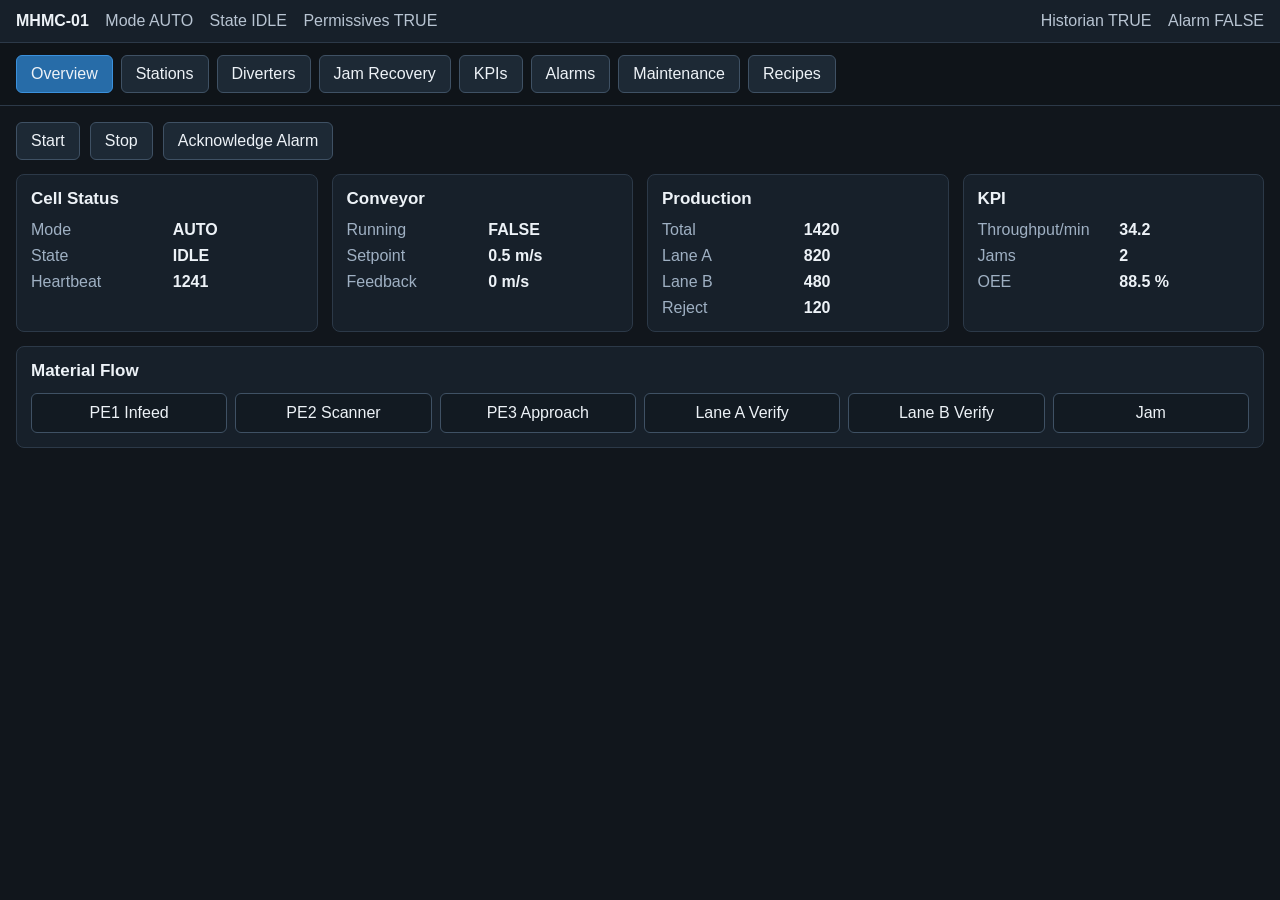
<file: scada-prototype/index.html>
<!doctype html>
<html lang="en">
<head>
  <meta charset="utf-8">
  <meta name="viewport" content="width=device-width, initial-scale=1">
  <title>MHMC SCADA Prototype</title>
  <link rel="stylesheet" href="style.css">
</head>
<body>
  <header class="topbar">
    <div>
      <strong>MHMC-01</strong>
      <span id="header-mode">Mode -</span>
      <span id="header-state">State -</span>
      <span id="header-permissives">Permissives -</span>
    </div>
    <div>
      <span id="header-historian">Historian -</span>
      <span id="header-alarm">Alarm -</span>
    </div>
  </header>

  <nav class="tabs" aria-label="Screens">
    <button class="tab is-active" data-screen="overview">Overview</button>
    <button class="tab" data-screen="stations">Stations</button>
    <button class="tab" data-screen="diverters">Diverters</button>
    <button class="tab" data-screen="jam-recovery">Jam Recovery</button>
    <button class="tab" data-screen="kpis">KPIs</button>
    <button class="tab" data-screen="alarms">Alarms</button>
    <button class="tab" data-screen="maintenance">Maintenance</button>
    <button class="tab" data-screen="recipes">Recipes</button>
  </nav>

  <main>
    <section id="overview" class="screen is-active">
      <div class="command-row">
        <button data-command="CMD_StartCell">Start</button>
        <button data-command="CMD_StopCell">Stop</button>
        <button data-command="CMD_AlarmAcknowledge">Acknowledge Alarm</button>
      </div>

      <div class="grid four">
        <article class="panel">
          <h2>Cell Status</h2>
          <dl>
            <dt>Mode</dt><dd data-tag="HMI_Cell_Mode"></dd>
            <dt>State</dt><dd data-tag="HMI_Cell_State"></dd>
            <dt>Heartbeat</dt><dd data-tag="HMI_Cell_Heartbeat"></dd>
          </dl>
        </article>
        <article class="panel">
          <h2>Conveyor</h2>
          <dl>
            <dt>Running</dt><dd data-tag="HMI_Conveyor1_Running"></dd>
            <dt>Setpoint</dt><dd data-tag="HMI_Conveyor1_SpeedSetpoint"></dd>
            <dt>Feedback</dt><dd data-tag="HMI_Conveyor1_SpeedFeedback"></dd>
          </dl>
        </article>
        <article class="panel">
          <h2>Production</h2>
          <dl>
            <dt>Total</dt><dd data-tag="KPI_Throughput_Total"></dd>
            <dt>Lane A</dt><dd data-tag="KPI_Throughput_LaneA"></dd>
            <dt>Lane B</dt><dd data-tag="KPI_Throughput_LaneB"></dd>
            <dt>Reject</dt><dd data-tag="KPI_Throughput_Reject"></dd>
          </dl>
        </article>
        <article class="panel">
          <h2>KPI</h2>
          <dl>
            <dt>Throughput/min</dt><dd data-tag="KPI_Throughput_PerMinute"></dd>
            <dt>Jams</dt><dd data-tag="KPI_TotalJams"></dd>
            <dt>OEE</dt><dd data-tag="KPI_OEE_Percent"></dd>
          </dl>
        </article>
      </div>

      <article class="panel">
        <h2>Material Flow</h2>
        <div class="flow">
          <span data-indicator="HMI_PE1_Blocked">PE1 Infeed</span>
          <span data-indicator="HMI_PE2_Blocked">PE2 Scanner</span>
          <span data-indicator="HMI_PE3_Blocked">PE3 Approach</span>
          <span data-indicator="HMI_Diverter1_Verify">Lane A Verify</span>
          <span data-indicator="HMI_Diverter2_Verify">Lane B Verify</span>
          <span data-indicator="ALM_GeneralJamAlarm">Jam</span>
        </div>
      </article>
    </section>

    <section id="stations" class="screen">
      <div class="grid two">
        <article class="panel">
          <h2>Conveyor Station</h2>
          <dl>
            <dt>Running</dt><dd data-tag="HMI_Conveyor1_Running"></dd>
            <dt>Speed setpoint</dt><dd data-tag="HMI_Conveyor1_SpeedSetpoint"></dd>
            <dt>Speed feedback</dt><dd data-tag="HMI_Conveyor1_SpeedFeedback"></dd>
            <dt>Motor current</dt><dd data-tag="HMI_Conveyor1_VFDCurrent"></dd>
            <dt>Faulted</dt><dd data-tag="HMI_Conveyor1_Faulted"></dd>
          </dl>
          <div class="command-row">
            <button data-command="CMD_ManualJogForward">Jog Forward</button>
            <button data-command="CMD_ResetCounters">Reset Counters</button>
          </div>
        </article>

        <article class="panel">
          <h2>Scanner Station</h2>
          <dl>
            <dt>Last barcode</dt><dd data-tag="HMI_Scanner1_LastBarcode"></dd>
            <dt>Read success</dt><dd data-tag="HMI_Scanner1_ReadSuccess"></dd>
            <dt>PE2 blocked</dt><dd data-tag="HMI_PE2_Blocked"></dd>
          </dl>
          <div class="command-row">
            <button data-command="CMD_Scanner1_Trigger">Trigger Scanner</button>
          </div>
        </article>
      </div>
    </section>

    <section id="diverters" class="screen">
      <div class="grid two">
        <article class="panel">
          <h2>Diverter 1 Lane A</h2>
          <dl>
            <dt>Home</dt><dd data-tag="HMI_Diverter1_Home"></dd>
            <dt>Work</dt><dd data-tag="HMI_Diverter1_Work"></dd>
            <dt>Verify PE</dt><dd data-tag="HMI_Diverter1_Verify"></dd>
            <dt>Faulted</dt><dd data-tag="HMI_Diverter1_Faulted"></dd>
          </dl>
          <button data-command="CMD_Diverter1_Extend">Hold Extend</button>
        </article>

        <article class="panel">
          <h2>Diverter 2 Lane B</h2>
          <dl>
            <dt>Home</dt><dd data-tag="HMI_Diverter2_Home"></dd>
            <dt>Work</dt><dd data-tag="HMI_Diverter2_Work"></dd>
            <dt>Verify PE</dt><dd data-tag="HMI_Diverter2_Verify"></dd>
            <dt>Faulted</dt><dd data-tag="HMI_Diverter2_Faulted"></dd>
          </dl>
          <button data-command="CMD_Diverter2_Extend">Hold Extend</button>
        </article>
      </div>
    </section>

    <section id="alarms" class="screen">
      <article class="panel">
        <h2>Active Alarm</h2>
        <dl>
          <dt>Any active</dt><dd data-tag="ALM_AnyActive"></dd>
          <dt>Any unacked</dt><dd data-tag="ALM_AnyUnacked"></dd>
          <dt>Code</dt><dd data-tag="ALM_ActiveCode"></dd>
          <dt>Severity</dt><dd data-tag="ALM_Severity"></dd>
          <dt>Message</dt><dd data-tag="ALM_ActiveMessage"></dd>
        </dl>
      </article>

      <article class="panel">
        <h2>Recent Events</h2>
        <table>
          <thead>
            <tr><th>Time</th><th>Tag</th><th>Message</th><th>Severity</th></tr>
          </thead>
          <tbody id="alarm-table"></tbody>
        </table>
      </article>
    </section>

    <section id="jam-recovery" class="screen">
      <article class="panel">
        <h2>Jam Recovery</h2>
        <ol class="steps">
          <li data-step="stop">Stop command confirmed</li>
          <li data-step="clear">Clear blocked PE sensors</li>
          <li data-step="home">Verify diverters home</li>
          <li data-step="reset">Reset jam</li>
          <li data-step="restart">Restart when permissives are OK</li>
        </ol>
        <div class="grid two">
          <dl>
            <dt>Jam active</dt><dd data-tag="ALM_GeneralJamAlarm"></dd>
            <dt>Total jams</dt><dd data-tag="KPI_TotalJams"></dd>
            <dt>PE1 blocked</dt><dd data-tag="HMI_PE1_Blocked"></dd>
            <dt>PE2 blocked</dt><dd data-tag="HMI_PE2_Blocked"></dd>
            <dt>PE3 blocked</dt><dd data-tag="HMI_PE3_Blocked"></dd>
          </dl>
          <dl>
            <dt>Diverter 1 home</dt><dd data-tag="HMI_Diverter1_Home"></dd>
            <dt>Diverter 2 home</dt><dd data-tag="HMI_Diverter2_Home"></dd>
            <dt>Last event</dt><dd data-tag="EVT_LastMessage"></dd>
            <dt>Sequence</dt><dd data-tag="EVT_LastSequence"></dd>
            <dt>Severity</dt><dd data-tag="EVT_LastSeverity"></dd>
          </dl>
        </div>
        <div class="command-row">
          <button data-command="CMD_StopCell">Stop Cell</button>
          <button data-command="CMD_ResetJam">Reset Jam</button>
          <button data-command="CMD_StartCell">Restart</button>
        </div>
      </article>
    </section>

    <section id="kpis" class="screen">
      <div class="grid four">
        <article class="panel">
          <h2>Throughput</h2>
          <dl>
            <dt>Per minute</dt><dd data-tag="KPI_Throughput_PerMinute"></dd>
            <dt>Total</dt><dd data-tag="KPI_Throughput_Total"></dd>
          </dl>
        </article>
        <article class="panel">
          <h2>Jams</h2>
          <dl>
            <dt>Total jams</dt><dd data-tag="KPI_TotalJams"></dd>
            <dt>MTBJ</dt><dd data-tag="KPI_MeanTimeBetweenJams_s"></dd>
          </dl>
        </article>
        <article class="panel">
          <h2>Uptime</h2>
          <dl>
            <dt>Availability</dt><dd data-tag="KPI_Availability"></dd>
            <dt>Window</dt><dd data-tag="KPI_Window_s"></dd>
          </dl>
        </article>
        <article class="panel">
          <h2>OEE</h2>
          <dl>
            <dt>OEE</dt><dd data-tag="KPI_OEE_Percent"></dd>
            <dt>Cycle time</dt><dd data-tag="KPI_AverageCycleTime_s"></dd>
          </dl>
        </article>
      </div>
      <article class="panel">
        <h2>Mock Trend Summary</h2>
        <div class="trend">
          <span style="height: 52%"></span>
          <span style="height: 70%"></span>
          <span style="height: 64%"></span>
          <span style="height: 82%"></span>
          <span style="height: 76%"></span>
          <span style="height: 88%"></span>
          <span style="height: 67%"></span>
          <span style="height: 73%"></span>
        </div>
      </article>
    </section>

    <section id="maintenance" class="screen">
      <div class="grid two">
        <article class="panel">
          <h2>Maintenance Safeguards</h2>
          <dl>
            <dt>Mode</dt><dd data-tag="HMI_Cell_Mode"></dd>
            <dt>Maintenance key</dt><dd data-tag="CMD_MaintenanceKey"></dd>
            <dt>Permissives</dt><dd data-tag="HMI_Cell_PermissivesOK"></dd>
            <dt>Historian healthy</dt><dd data-tag="HMI_HistorianHealthy"></dd>
            <dt>Subscribe enable</dt><dd data-tag="HMI_SubscribeEnable"></dd>
          </dl>
          <div class="command-row">
            <button data-command="CMD_MaintenanceKey">Toggle Maintenance Key</button>
            <button data-command="CMD_ResetCounters">Reset Counters</button>
          </div>
        </article>
        <article class="panel">
          <h2>Manual Controls</h2>
          <dl>
            <dt>Jog forward</dt><dd data-tag="CMD_ManualJogForward"></dd>
            <dt>Jog speed</dt><dd data-tag="CMD_ManualJogSpeed"></dd>
            <dt>Collector heartbeat</dt><dd data-tag="HMI_CollectorHeartbeat"></dd>
          </dl>
          <div class="command-row">
            <button data-command="CMD_ManualJogForward">Jog Forward</button>
            <button data-command="CMD_CollectorHeartbeat">Pulse Collector Heartbeat</button>
          </div>
        </article>
      </div>
    </section>

    <section id="recipes" class="screen">
      <div class="grid two">
        <article class="panel">
          <h2>Active Recipe</h2>
          <dl>
            <dt>Recipe ID</dt><dd data-tag="HMI_Recipe_ActiveID"></dd>
            <dt>Recipe name</dt><dd data-tag="HMI_Recipe_ActiveName"></dd>
            <dt>Target speed</dt><dd data-tag="CMD_Recipe_TargetSpeed"></dd>
            <dt>Cell mode</dt><dd data-tag="HMI_Cell_Mode"></dd>
          </dl>
        </article>
        <article class="panel">
          <h2>Approved Recipes</h2>
          <table>
            <thead>
              <tr><th>ID</th><th>Name</th><th>Speed</th><th>Pattern</th></tr>
            </thead>
            <tbody id="recipe-table"></tbody>
          </table>
          <div class="command-row">
            <button data-command="CMD_LoadRecipe">Load Next Recipe</button>
          </div>
        </article>
      </div>
    </section>
  </main>

  <script src="app.js"></script>
</body>
</html>
</file>
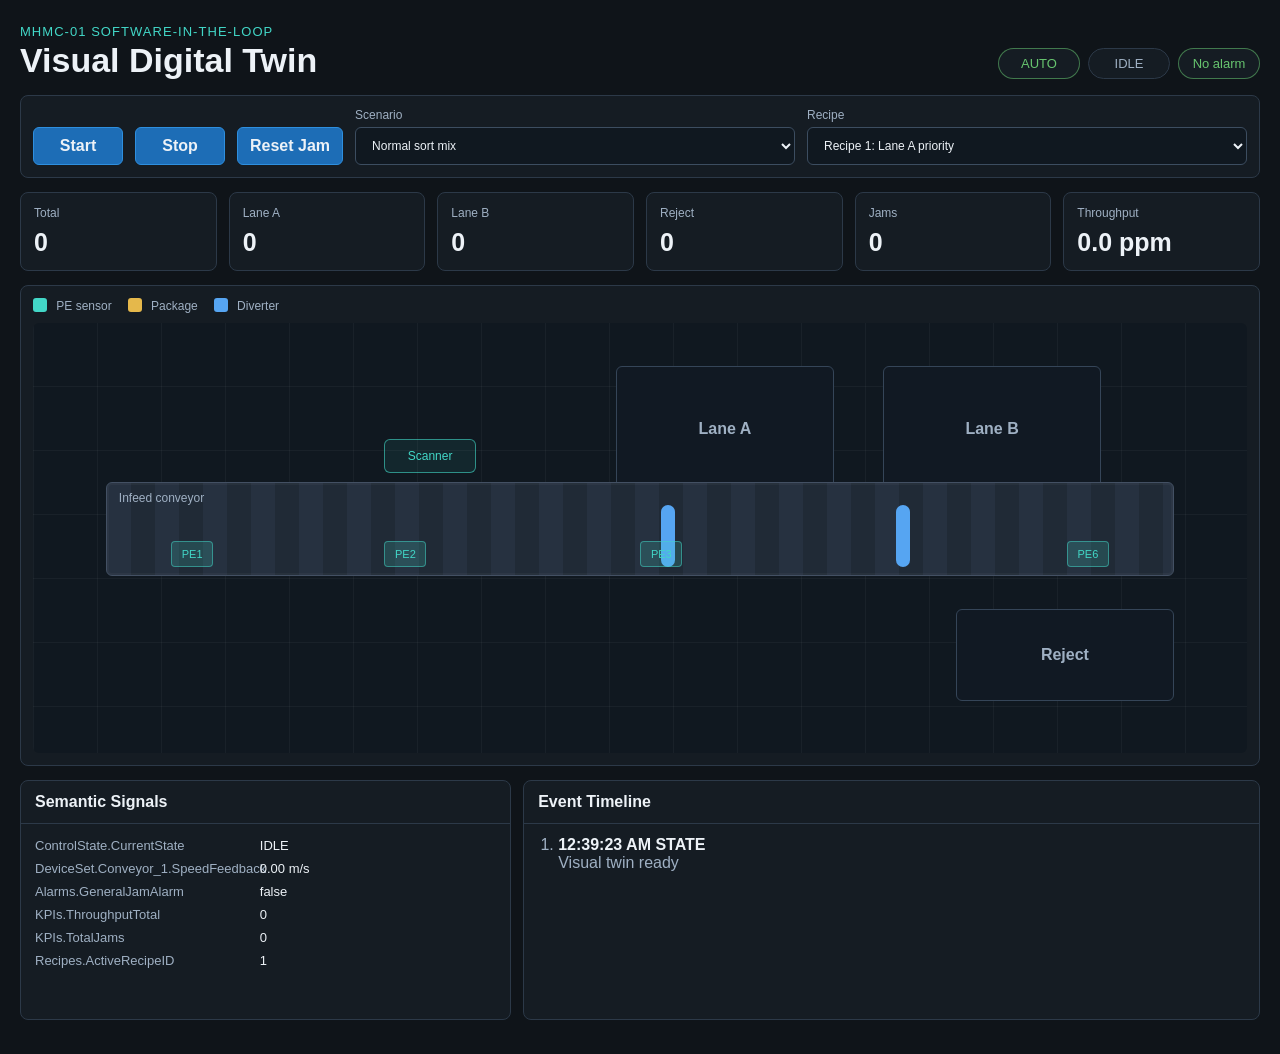
<file: digital_twin/visual_demo/index.html>
<!doctype html>
<html lang="en">
<head>
  <meta charset="utf-8">
  <meta name="viewport" content="width=device-width, initial-scale=1">
  <title>MHMC Visual Digital Twin</title>
  <link rel="stylesheet" href="style.css">
</head>
<body>
  <main class="shell">
    <header class="topbar">
      <div>
        <p class="eyebrow">MHMC-01 software-in-the-loop</p>
        <h1>Visual Digital Twin</h1>
      </div>
      <div class="status-strip" aria-label="Cell status">
        <span id="modePill" class="pill ok">AUTO</span>
        <span id="statePill" class="pill">IDLE</span>
        <span id="alarmPill" class="pill ok">No alarm</span>
      </div>
    </header>

    <section class="toolbar" aria-label="Demo controls">
      <button id="startBtn" type="button">Start</button>
      <button id="stopBtn" type="button">Stop</button>
      <button id="resetBtn" type="button">Reset Jam</button>
      <label>
        Scenario
        <select id="scenarioSelect">
          <option value="normal">Normal sort mix</option>
          <option value="jam_pe3">Jam at PE3</option>
          <option value="bad_scan">Barcode misread</option>
          <option value="slow_throughput">Throughput degradation</option>
        </select>
      </label>
      <label>
        Recipe
        <select id="recipeSelect">
          <option value="1">Recipe 1: Lane A priority</option>
          <option value="2">Recipe 2: Lane B priority</option>
          <option value="3">Recipe 3: Reject audit</option>
        </select>
      </label>
    </section>

    <section class="metrics" aria-label="KPI summary">
      <article><span>Total</span><strong id="totalCount">0</strong></article>
      <article><span>Lane A</span><strong id="laneACount">0</strong></article>
      <article><span>Lane B</span><strong id="laneBCount">0</strong></article>
      <article><span>Reject</span><strong id="rejectCount">0</strong></article>
      <article><span>Jams</span><strong id="jamCount">0</strong></article>
      <article><span>Throughput</span><strong id="throughput">0.0 ppm</strong></article>
    </section>

    <section class="cell-layout" aria-label="Animated cell layout">
      <div class="legend">
        <span><i class="sensor"></i> PE sensor</span>
        <span><i class="package"></i> Package</span>
        <span><i class="diverter"></i> Diverter</span>
      </div>
      <div class="cell-stage">
        <div class="lane lane-a"><span>Lane A</span></div>
        <div class="lane lane-b"><span>Lane B</span></div>
        <div class="main-conveyor">
          <span class="belt-label">Infeed conveyor</span>
          <div id="packagesLayer" class="packages-layer"></div>
          <div id="div1" class="diverter-arm div1"></div>
          <div id="div2" class="diverter-arm div2"></div>
          <div id="pe1" class="pe" style="left: 8%;">PE1</div>
          <div id="pe2" class="pe" style="left: 28%;">PE2</div>
          <div id="pe3" class="pe" style="left: 52%;">PE3</div>
          <div id="pe6" class="pe" style="left: 92%;">PE6</div>
          <div class="scanner">Scanner</div>
        </div>
        <div class="reject-lane"><span>Reject</span></div>
      </div>
    </section>

    <section class="lower-grid">
      <article class="panel">
        <h2>Semantic Signals</h2>
        <dl id="signalList"></dl>
      </article>
      <article class="panel">
        <h2>Event Timeline</h2>
        <ol id="eventList"></ol>
      </article>
    </section>
  </main>
  <script src="app.js"></script>
</body>
</html>
</file>
<file: scada-prototype/style.css>
:root {
  color-scheme: light dark;
  font-family: "Segoe UI", Arial, sans-serif;
  background: #11161c;
  color: #edf2f7;
}

body {
  margin: 0;
  background: #11161c;
}

.topbar {
  display: flex;
  justify-content: space-between;
  gap: 16px;
  padding: 12px 16px;
  background: #17202a;
  border-bottom: 1px solid #2c3948;
}

.topbar span {
  margin-left: 12px;
  color: #b8c4d2;
}

.tabs {
  display: flex;
  gap: 8px;
  padding: 12px 16px;
  background: #0f1419;
  border-bottom: 1px solid #2c3948;
}

button {
  border: 1px solid #3f5164;
  border-radius: 6px;
  background: #1d2935;
  color: #edf2f7;
  padding: 9px 14px;
  font: inherit;
  cursor: pointer;
}

button:hover,
.tab.is-active {
  background: #276ca8;
  border-color: #3b91dc;
}

main {
  padding: 16px;
}

.screen {
  display: none;
}

.screen.is-active {
  display: block;
}

.grid {
  display: grid;
  gap: 14px;
}

.grid.two {
  grid-template-columns: repeat(2, minmax(0, 1fr));
}

.grid.four {
  grid-template-columns: repeat(4, minmax(0, 1fr));
}

.panel {
  border: 1px solid #2c3948;
  border-radius: 8px;
  background: #17202a;
  padding: 14px;
  margin-bottom: 14px;
}

h2 {
  margin: 0 0 12px;
  font-size: 17px;
}

dl {
  display: grid;
  grid-template-columns: minmax(120px, 1fr) minmax(100px, 1fr);
  gap: 8px 12px;
  margin: 0;
}

dt {
  color: #9fb0c3;
}

dd {
  margin: 0;
  font-weight: 650;
}

.command-row {
  display: flex;
  flex-wrap: wrap;
  gap: 10px;
  margin-bottom: 14px;
}

.flow {
  display: grid;
  grid-template-columns: repeat(6, minmax(0, 1fr));
  gap: 8px;
}

.flow span {
  border: 1px solid #3f5164;
  border-radius: 6px;
  padding: 10px;
  text-align: center;
  background: #121a22;
}

.flow span.active {
  border-color: #e2a03f;
  background: #3a2a12;
}

.flow span.alarm {
  border-color: #e05a5a;
  background: #3a1717;
}

.steps {
  display: grid;
  gap: 8px;
  margin: 0 0 14px;
  padding-left: 22px;
}

.steps li {
  border: 1px solid #3f5164;
  border-radius: 6px;
  padding: 9px 10px;
  background: #121a22;
}

.steps li.complete {
  border-color: #4eb184;
  background: #123122;
}

.trend {
  display: flex;
  align-items: end;
  gap: 8px;
  height: 180px;
  padding: 12px;
  border: 1px solid #2c3948;
  border-radius: 6px;
  background: #101820;
}

.trend span {
  flex: 1;
  min-width: 18px;
  border-radius: 4px 4px 0 0;
  background: #3b91dc;
}

tr.selected td {
  background: #1f3a52;
}

table {
  width: 100%;
  border-collapse: collapse;
}

th,
td {
  border-bottom: 1px solid #2c3948;
  padding: 9px 8px;
  text-align: left;
}

th {
  color: #9fb0c3;
}

@media (max-width: 820px) {
  .topbar,
  .tabs,
  .command-row {
    flex-direction: column;
  }

  .grid.two,
  .grid.four,
  .flow {
    grid-template-columns: 1fr;
  }
}
</file>
<file: digital_twin/visual_demo/style.css>
:root {
  color-scheme: dark;
  --bg: #0f1419;
  --panel: #151c23;
  --panel-strong: #1b2530;
  --line: #2c3948;
  --text: #edf2f7;
  --muted: #9fb0c3;
  --green: #67c56f;
  --yellow: #e5b84b;
  --red: #ef5b6d;
  --blue: #56a5f2;
  --cyan: #42d7c7;
}

* {
  box-sizing: border-box;
}

body {
  margin: 0;
  min-height: 100vh;
  background: var(--bg);
  color: var(--text);
  font-family: "Segoe UI", Arial, sans-serif;
}

.shell {
  width: min(1240px, calc(100vw - 32px));
  margin: 0 auto;
  padding: 24px 0 34px;
}

.topbar,
.toolbar,
.metrics,
.lower-grid {
  display: grid;
  gap: 12px;
}

.topbar {
  grid-template-columns: 1fr auto;
  align-items: end;
  margin-bottom: 16px;
}

.eyebrow {
  margin: 0 0 4px;
  color: var(--cyan);
  font-size: 13px;
  text-transform: uppercase;
  letter-spacing: .08em;
}

h1 {
  margin: 0;
  font-size: 34px;
  line-height: 1.05;
}

.status-strip {
  display: flex;
  flex-wrap: wrap;
  gap: 8px;
  justify-content: end;
}

.pill {
  min-width: 82px;
  border: 1px solid var(--line);
  border-radius: 999px;
  padding: 7px 11px;
  background: var(--panel);
  color: var(--muted);
  text-align: center;
  font-size: 13px;
}

.pill.ok {
  border-color: rgba(103, 197, 111, .55);
  color: var(--green);
}

.pill.warn {
  border-color: rgba(229, 184, 75, .65);
  color: var(--yellow);
}

.pill.alarm {
  border-color: rgba(239, 91, 109, .7);
  color: var(--red);
}

.toolbar {
  grid-template-columns: repeat(3, auto) minmax(180px, 1fr) minmax(180px, 1fr);
  align-items: end;
  margin-bottom: 14px;
  padding: 12px;
  border: 1px solid var(--line);
  border-radius: 8px;
  background: var(--panel);
}

button,
select {
  height: 38px;
  border: 1px solid #3c4d60;
  border-radius: 6px;
  background: #101820;
  color: var(--text);
  font: inherit;
  padding: 0 12px;
}

button {
  min-width: 90px;
  background: #1d6db6;
  border-color: #2e8fdf;
  font-weight: 650;
  cursor: pointer;
}

button:hover {
  background: #247fcf;
}

label {
  display: grid;
  gap: 5px;
  color: var(--muted);
  font-size: 12px;
}

.metrics {
  grid-template-columns: repeat(6, minmax(0, 1fr));
  margin-bottom: 14px;
}

.metrics article,
.panel,
.cell-layout {
  border: 1px solid var(--line);
  border-radius: 8px;
  background: var(--panel);
}

.metrics article {
  min-height: 78px;
  padding: 13px;
}

.metrics span {
  display: block;
  margin-bottom: 8px;
  color: var(--muted);
  font-size: 12px;
}

.metrics strong {
  font-size: 25px;
}

.cell-layout {
  padding: 12px;
  margin-bottom: 14px;
}

.legend {
  display: flex;
  flex-wrap: wrap;
  gap: 16px;
  margin-bottom: 10px;
  color: var(--muted);
  font-size: 12px;
}

.legend i {
  display: inline-block;
  width: 14px;
  height: 14px;
  margin-right: 6px;
  vertical-align: -2px;
  border-radius: 3px;
}

.legend .sensor {
  background: var(--cyan);
}

.legend .package {
  background: var(--yellow);
}

.legend .diverter {
  background: var(--blue);
}

.cell-stage {
  position: relative;
  min-height: 430px;
  overflow: hidden;
  border-radius: 6px;
  background:
    linear-gradient(90deg, rgba(255,255,255,.04) 1px, transparent 1px) 0 0 / 64px 64px,
    linear-gradient(0deg, rgba(255,255,255,.04) 1px, transparent 1px) 0 0 / 64px 64px,
    #101820;
}

.main-conveyor {
  position: absolute;
  left: 6%;
  right: 6%;
  top: 48%;
  height: 94px;
  transform: translateY(-50%);
  border: 1px solid #435063;
  border-radius: 6px;
  background:
    repeating-linear-gradient(90deg, #263140 0 24px, #202a36 24px 48px);
  box-shadow: inset 0 0 0 2px rgba(255,255,255,.03);
}

.belt-label {
  position: absolute;
  left: 12px;
  top: 8px;
  color: var(--muted);
  font-size: 12px;
}

.lane,
.reject-lane {
  position: absolute;
  display: grid;
  place-items: center;
  border: 1px solid #354558;
  border-radius: 6px;
  background: #111923;
  color: var(--muted);
  font-weight: 650;
}

.lane-a {
  left: 48%;
  top: 10%;
  width: 18%;
  height: 126px;
}

.lane-b {
  left: 70%;
  top: 10%;
  width: 18%;
  height: 126px;
}

.reject-lane {
  right: 6%;
  bottom: 12%;
  width: 18%;
  height: 92px;
}

.scanner {
  position: absolute;
  left: 26%;
  top: -44px;
  width: 92px;
  height: 34px;
  display: grid;
  place-items: center;
  border: 1px solid rgba(66, 215, 199, .6);
  border-radius: 6px;
  color: var(--cyan);
  background: rgba(66, 215, 199, .08);
  font-size: 12px;
}

.pe {
  position: absolute;
  top: 58px;
  width: 42px;
  height: 26px;
  display: grid;
  place-items: center;
  transform: translateX(-50%);
  border-radius: 4px;
  background: rgba(66, 215, 199, .18);
  border: 1px solid rgba(66, 215, 199, .5);
  color: var(--cyan);
  font-size: 11px;
}

.pe.active {
  color: #101820;
  background: var(--cyan);
}

.packages-layer {
  position: absolute;
  inset: 0;
}

.pkg {
  position: absolute;
  top: 34px;
  width: 38px;
  height: 28px;
  display: grid;
  place-items: center;
  transform: translateX(-50%);
  border-radius: 5px;
  background: var(--yellow);
  color: #141a20;
  font-size: 11px;
  font-weight: 700;
  box-shadow: 0 8px 18px rgba(0,0,0,.28);
  transition: top .12s linear;
}

.pkg.reject {
  background: var(--red);
  color: white;
}

.diverter-arm {
  position: absolute;
  top: 22px;
  width: 14px;
  height: 62px;
  border-radius: 999px;
  background: var(--blue);
  transform-origin: bottom center;
  transform: rotate(0deg);
  transition: transform .18s ease;
}

.diverter-arm.extended {
  transform: rotate(-42deg);
}

.div1 {
  left: 52%;
}

.div2 {
  left: 74%;
}

.lower-grid {
  grid-template-columns: minmax(0, .8fr) minmax(0, 1.2fr);
}

.panel {
  min-height: 240px;
  overflow: hidden;
}

.panel h2 {
  margin: 0;
  padding: 12px 14px;
  border-bottom: 1px solid var(--line);
  font-size: 16px;
}

dl {
  display: grid;
  grid-template-columns: minmax(160px, .9fr) 1fr;
  gap: 8px 12px;
  margin: 0;
  padding: 14px;
  font-size: 13px;
}

dt {
  color: var(--muted);
}

dd {
  margin: 0;
  color: var(--text);
}

ol {
  margin: 0;
  padding: 12px 18px 12px 34px;
  max-height: 300px;
  overflow: auto;
}

li {
  margin-bottom: 8px;
  color: var(--muted);
}

li strong {
  color: var(--text);
}

@media (max-width: 900px) {
  .topbar,
  .toolbar,
  .metrics,
  .lower-grid {
    grid-template-columns: 1fr;
  }

  .status-strip {
    justify-content: start;
  }

  .metrics {
    grid-template-columns: repeat(2, minmax(0, 1fr));
  }
}
</file>
